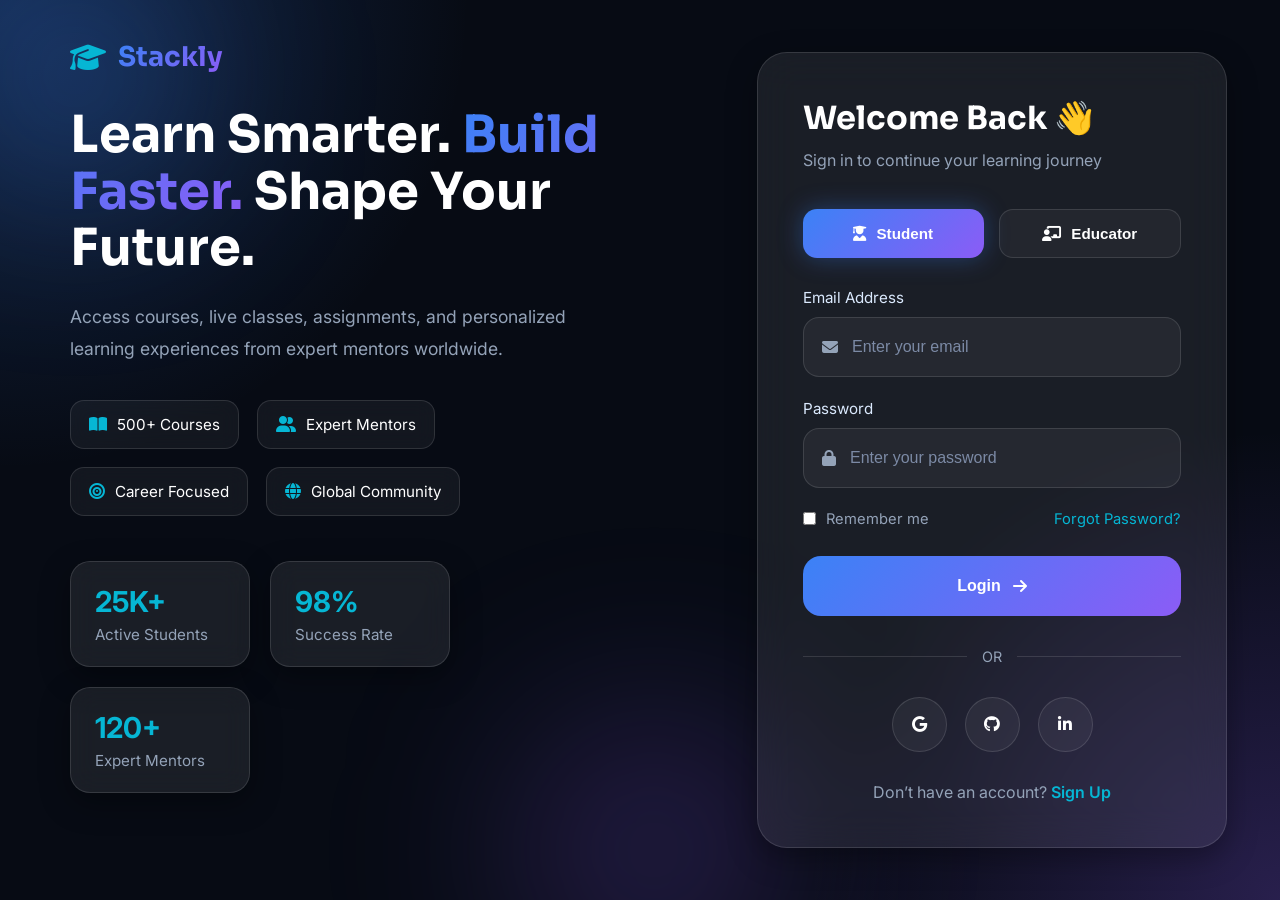
<file: index.html>
<!DOCTYPE html>
<html lang="en">
<head>
  <meta charset="UTF-8" />
  <meta name="viewport" content="width=device-width, initial-scale=1.0"/>

  <title>Stackly Education Login</title>

  <!-- Google Fonts -->
  <link rel="preconnect" href="https://fonts.googleapis.com">
  <link rel="preconnect" href="https://fonts.gstatic.com" crossorigin>

  <link href="https://fonts.googleapis.com/css2?family=Inter:wght@300;400;500;600;700&family=Sora:wght@400;600;700&display=swap" rel="stylesheet">

  <!-- CSS -->
  <link rel="stylesheet" href="style.css">

  <!-- Icons -->
  <link rel="stylesheet"
  href="https://cdnjs.cloudflare.com/ajax/libs/font-awesome/6.5.2/css/all.min.css"/>
</head>

<body>

  <!-- ================= MAIN CONTAINER ================= -->
  <section class="auth-container">
    
    <!-- Logo -->
    <a href="index.html" class="logo">

    <i class="fa-solid fa-graduation-cap"></i>
    <span>Stackly</span>

    </a>
    <!-- ================= LEFT CONTENT ================= -->
    <div class="left-section">

      <!-- Hero Content -->
      <div class="hero-content">

        <h1>
          Learn Smarter.
          <span>Build Faster.</span>
          Shape Your Future.
        </h1>

        <p>
          Access courses, live classes, assignments,
          and personalized learning experiences
          from expert mentors worldwide.
        </p>

        <!-- Features -->
        <div class="feature-list">

          <div class="feature-pill">
            <i class="fa-solid fa-book-open"></i>
            <span>500+ Courses</span>
          </div>

          <div class="feature-pill">
            <i class="fa-solid fa-user-group"></i>
            <span>Expert Mentors</span>
          </div>

          <div class="feature-pill">
            <i class="fa-solid fa-bullseye"></i>
            <span>Career Focused</span>
          </div>

          <div class="feature-pill">
            <i class="fa-solid fa-globe"></i>
            <span>Global Community</span>
          </div>

        </div>

      </div>

      <!-- Floating Stats -->
      <div class="floating-cards">

        <div class="stats-card card-one">
          <h3>25K+</h3>
          <p>Active Students</p>
        </div>

        <div class="stats-card card-two">
          <h3>98%</h3>
          <p>Success Rate</p>
        </div>

        <div class="stats-card card-three">
          <h3>120+</h3>
          <p>Expert Mentors</p>
        </div>

      </div>

      <!-- Background Blur Effects -->
      <div class="blur blur-one"></div>
      <div class="blur blur-two"></div>

    </div>

    <!-- ================= RIGHT FORM SECTION ================= -->
    <div class="right-section">

      <!-- Auth Card -->
      <div class="auth-card">

        <!-- Form Header -->
        <div class="form-header">

          <h2>Welcome Back 👋</h2>

          <p>
            Sign in to continue your learning journey
          </p>

        </div>

        <!-- Role Selector -->
        <div class="role-selector">

            <button
                type="button"
                class="role-btn active"
                data-role="student"
            >
                <i class="fa-solid fa-user-graduate"></i>
                Student
            </button>

            <button
                type="button"
                class="role-btn"
                data-role="educator"
            >
                <i class="fa-solid fa-chalkboard-user"></i>
                Educator
            </button>

        </div>

        <!-- Login Form -->
        <form class="auth-form">

          <!-- Email -->
          <div class="input-group">

            <label>Email Address</label>

            <div class="input-field">
              <i class="fa-solid fa-envelope"></i>

              <input
                type="email"
                id="email"
                placeholder="Enter your email"
                required
                >
            </div>

          </div>

          <!-- Password -->
          <div class="input-group">

            <label>Password</label>

            <div class="input-field">
              <i class="fa-solid fa-lock"></i>

              <input
                type="password"
                id="password"
                placeholder="Enter your password"
                required
              >
            </div>

          </div>

          <!-- Options -->
          <div class="form-options">

            <div class="remember">

              <input type="checkbox" id="remember">

              <label for="remember">
                Remember me
              </label>

            </div>

            <a href="./404page.html" class="forgot-password">
              Forgot Password?
            </a>

          </div>

          <!-- Submit Button -->
          <button type="submit" class="login-btn">
            Login
            <i class="fa-solid fa-arrow-right"></i>
          </button>

        </form>

        <!-- Divider -->
        <div class="divider">
          <span>OR</span>
        </div>

        <!-- Social Login -->
        <div class="social-login">

          <a href="./404page.html" class="social-btn">
            <i class="fa-brands fa-google"></i>
          </a>

          <a href="./404page.html" class="social-btn">
            <i class="fa-brands fa-github"></i>
          </a>

          <a href="./404page.html" class="social-btn">
            <i class="fa-brands fa-linkedin-in"></i>
          </a>

        </div>

        <!-- Bottom Text -->
        <div class="bottom-text">

          <p>
            Don’t have an account?
            <a href="./signUp.html">Sign Up</a>
          </p>

        </div>

      </div>

    </div>
    

  </section>
<script>

/* =========================
   ROLE SELECTOR
========================= */

const roleButtons =
document.querySelectorAll(".role-btn");

/* DEFAULT ROLE */
let selectedRole = "student";

roleButtons.forEach((button) => {

  button.onclick = function(){

    roleButtons.forEach((btn) => {
      btn.classList.remove("active");
    });

    this.classList.add("active");

    selectedRole =
    this.dataset.role;

    console.log("Selected Role:", selectedRole);

  };

});

/* =========================
   LOGIN FORM
========================= */

const form =
document.querySelector(".auth-form");

form.onsubmit = function(e){

  e.preventDefault();

  const username =
  document.getElementById("email").value;

  localStorage.setItem(
    "username",
    username
  );

  localStorage.setItem(
    "role",
    selectedRole
  );

  console.log(selectedRole);

  /* REDIRECT */
  if(selectedRole === "educator"){

    window.location.href =
    "dashboard2.html";

  }

  else{

    window.location.href =
    "dashboard1.html";

  }

};

</script>
</body>
</html>
</file>
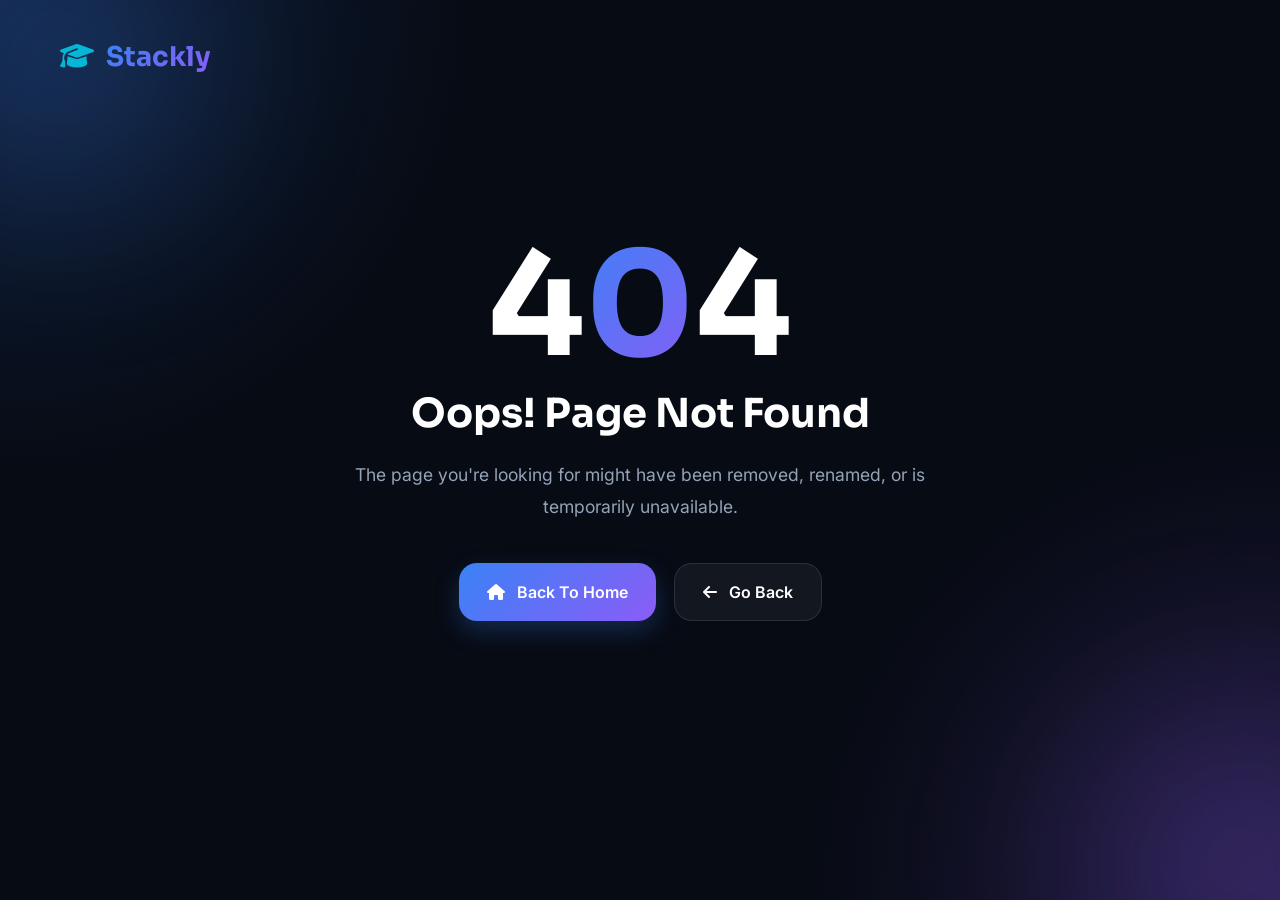
<file: 404page.html>
<!DOCTYPE html>
<html lang="en">
<head>

  <meta charset="UTF-8">
  <meta name="viewport" content="width=device-width, initial-scale=1.0">

  <title>404 - Stackly</title>

  <!-- Google Fonts -->
  <link rel="preconnect" href="https://fonts.googleapis.com">
  <link rel="preconnect" href="https://fonts.gstatic.com" crossorigin>

  <link href="https://fonts.googleapis.com/css2?family=Inter:wght@300;400;500;600;700&family=Sora:wght@400;600;700&display=swap" rel="stylesheet">

  <!-- Font Awesome -->
  <link rel="stylesheet"
  href="https://cdnjs.cloudflare.com/ajax/libs/font-awesome/6.5.2/css/all.min.css"/>

  <link rel="stylesheet" href="404.css">

</head>
<body>

  <!-- =========================
       MAIN CONTAINER
  ========================== -->
  <section class="error-container">

    <!-- BLUR EFFECTS -->
    <div class="blur blur-one"></div>
    <div class="blur blur-two"></div>

    <!-- =========================
         LOGO
    ========================== -->
    <a href="index.html" class="logo">

        <i class="fa-solid fa-graduation-cap"></i>
        <span>Stackly</span>

        </a>

    <!-- =========================
         ERROR CONTENT
    ========================== -->
    <div class="error-content">

      <!-- ERROR NUMBER -->
      <h1>4<span>0</span>4</h1>

      <!-- TITLE -->
      <h2>Oops! Page Not Found</h2>
        <!-- DESCRIPTION -->
      <p>
        The page you're looking for might have been removed,
        renamed, or is temporarily unavailable.
      </p>

      <!-- ACTION BUTTONS -->
      <div class="error-actions">

        <a href="index.html" class="primary-btn">
          <i class="fa-solid fa-house"></i>
          Back To Home
        </a>

        <a href="#" class="secondary-btn" onclick="history.back()">
        <i class="fa-solid fa-arrow-left"></i>
        Go Back
        </a>

      </div>


      </div>
    </div>

  </section>

</body>
</html>
</file>
<file: style.css>
/* =========================
   RESET
========================= */
*{
  margin: 0;
  padding: 0;
  box-sizing: border-box;
}

html{
  scroll-behavior: smooth;
}

body{
  font-family: "Inter", sans-serif;
  background: #070b14;
  color: white;
  overflow-x: hidden;
}

/* =========================
   ROOT VARIABLES
========================= */
:root{

  --primary: #3b82f6;
  --secondary: #8b5cf6;
  --accent: #06b6d4;

  --bg-dark: #070b14;
  --bg-light: #0f172a;

  --text-light: #ffffff;
  --text-gray: #94a3b8;

  --glass: rgba(255,255,255,0.08);
  --border: rgba(255,255,255,0.12);

  --shadow:
    0 10px 30px rgba(0,0,0,0.35);

  --gradient:
    linear-gradient(
      135deg,
      #3b82f6,
      #8b5cf6
    );
}

/* =========================
   MAIN CONTAINER
========================= */
.auth-container{
  min-height: 100vh;
  display: flex;

  background:
    radial-gradient(circle at top left,
    rgba(59,130,246,0.25),
    transparent 30%),

    radial-gradient(circle at bottom right,
    rgba(139,92,246,0.25),
    transparent 30%),

    var(--bg-dark);

  position: relative;
  overflow: hidden;
}

/* =========================
   LEFT SECTION
========================= */
.left-section{
  width: 55%;

  padding: 50px 90px 50px 70px;

  display: flex;
  flex-direction: column;
  justify-content: center;
  gap:35px;

  position: relative;
}

/* =========================
   LOGO
========================= */
.logo{
  position: absolute;

  top: 40px;
  left: 70px;

  display: flex;
  align-items: center;
  gap: 12px;

  font-size: 1.9rem;
  font-weight: 700;

  font-family: "Sora", sans-serif;

  z-index: 10;

  cursor: pointer;

  transition:
    transform 0.4s ease,
    filter 0.4s ease;
}

/* =========================
   LOGO TEXT
========================= */
.logo span{
  background: var(--gradient);

  -webkit-background-clip: text;
  -webkit-text-fill-color: transparent;

  transition: 0.4s ease;
}

/* =========================
   LOGO ICON
========================= */
.logo i{
  color: var(--accent);
  font-size: 1.8rem;

  transition:
    transform 0.4s ease,
    color 0.4s ease;
}

/* =========================
   LOGO HOVER
========================= */
.logo:hover{

  transform: translateY(-4px);

  filter:
    drop-shadow(
      0 0 18px rgba(59,130,246,0.35)
    );
}

.logo:hover i{

  transform: rotate(-12deg) scale(1.1);

  color: #3b82f6;
}

.logo:hover span{

  filter:
    brightness(1.15);
}

/* =========================
   HERO CONTENT
========================= */
.hero-content{
  max-width: 560px;
  position: relative;
  z-index: 5;
}

.hero-content h1{
  font-size: 3.2rem;
  line-height: 1.1;
  font-weight: 700;

  margin-bottom: 25px;

  font-family: "Sora", sans-serif;
}

.hero-content h1 span{
  background: var(--gradient);

  -webkit-background-clip: text;
  -webkit-text-fill-color: transparent;
}

.hero-content p{
  color: var(--text-gray);

  font-size: 1.1rem;
  line-height: 1.8;

  margin-bottom: 35px;
}

/* =========================
   FEATURES
========================= */
.feature-list{
  display: flex;
  flex-wrap: wrap;
  gap: 18px;
}

.feature-pill{
  padding: 14px 18px;

  background: rgba(255,255,255,0.05);

  border: 1px solid var(--border);

  border-radius: 14px;

  display: flex;
  align-items: center;
  gap: 10px;

  backdrop-filter: blur(10px);

  transition: 0.4s ease;
}

.feature-pill:hover{
  transform: translateY(-5px);

  border-color: var(--accent);
}
.feature-pill i{
  color: var(--accent);
}

.feature-pill span{
  color: white;
  font-size: 0.95rem;
}

/* =========================
   FLOATING CARDS AREA
========================= */
.floating-cards{

  display: flex;

  flex-wrap: wrap;

  gap: 20px;

  margin-top: 10px;

  width: 100%;

  position: relative;
  align-items: stretch;

  z-index: 2;
}

/* =========================
   STATS CARD
========================= */
.stats-card{

  width: 180px;

  background: rgba(255,255,255,0.08);

  border: 1px solid rgba(255,255,255,0.12);

  backdrop-filter: blur(14px);

  border-radius: 20px;

  padding: 22px 24px;

  box-shadow: var(--shadow);

  transition:
    transform 0.4s ease,
    background 0.4s ease,
    border-color 0.4s ease,
    box-shadow 0.4s ease;
}

/* =========================
   CARD HOVER
========================= */
.stats-card:hover{

  background:
    linear-gradient(
      135deg,
      rgb(26, 121, 195),
      rgba(59,130,246,0.18)
    );

  border-color:
    rgba(59,130,246,0.45);

  transform:
    translateY(-8px) scale(1.03);

  box-shadow:
    0 15px 40px rgba(59,130,246,0.35);

  z-index: 10;
}

.stats-card h3{
  font-size: 1.8rem;
  color: var(--accent);
  margin-bottom: 6px;
}

.stats-card p{
  color: var(--text-gray);
  font-size: 0.95rem;
}


/* =========================
   BLUR EFFECTS
========================= */
.blur{
  position: absolute;
  border-radius: 50%;
  filter: blur(90px);
  z-index: 0;
}

.blur-one{
  width: 250px;
  height: 250px;

  background: rgba(59,130,246,0.25);

  top: -50px;
  left: -50px;
}

.blur-two{
  width: 300px;
  height: 300px;

  background: rgba(139,92,246,0.20);

  bottom: -100px;
  right: -100px;
}

/* =========================
   RIGHT SECTION
========================= */
.right-section{
  width: 45%;

  display: flex;
  align-items: center;
  justify-content: center;

  padding: 40px;

  position: relative;
  z-index: 2;
}

/* =========================
   AUTH CARD
========================= */
.auth-card{
  width: 100%;
  max-width: 470px;

  background: rgba(255,255,255,0.08);

  border: 1px solid rgba(255,255,255,0.12);

  backdrop-filter: blur(20px);

  border-radius: 30px;

  padding: 45px;

  box-shadow: var(--shadow);

  position: relative;
  z-index: 2;
}

/* =========================
   FORM HEADER
========================= */
.form-header{
  margin-bottom: 35px;
}

.form-header h2{
  font-size: 2rem;
  margin-bottom: 10px;

  font-family: "Sora", sans-serif;
}

.form-header p{
  color: var(--text-gray);
  line-height: 1.6;
}

/* =========================
   ROLE SELECTOR
========================= */
.role-selector{
  display: flex;
  gap: 15px;

  margin-bottom: 30px;
}

.role-btn{
  flex: 1;

  padding: 15px;

  border: 1px solid rgba(255,255,255,0.12);

  background: rgba(255,255,255,0.04);

  color: white;

  border-radius: 14px;

  user-select: none;

  display: flex;
  align-items: center;
  justify-content: center;
  gap: 10px;

  cursor: pointer;

  transition: 0.4s ease;

  font-size: 0.95rem;
  font-weight: 600;
}

.role-btn:hover{
  transform: translateY(-3px);
}

.role-btn.active{
  background: var(--gradient);
  border: none;

  box-shadow:
    0 0 25px rgba(59,130,246,0.35);
}

/* =========================
   INPUT GROUP
========================= */
.input-group{
  margin-bottom: 22px;
}

.input-group label{
  display: block;

  margin-bottom: 10px;

  font-size: 0.95rem;

  color: #dbeafe;
}

.input-field{
  height: 60px;

  background: rgba(255,255,255,0.05);

  border: 1px solid rgba(255,255,255,0.12);

  border-radius: 16px;

  display: flex;
  align-items: center;

  padding: 0 18px;

  transition: 0.3s ease;
}

.input-field:focus-within{
  border-color: var(--primary);

  box-shadow:
    0 0 20px rgba(59,130,246,0.25);
}

.input-field i{
  color: var(--text-gray);
  margin-right: 14px;
}

.input-field input{
  width: 100%;
  height: 100%;

  border: none;
  outline: none;

  background: transparent;

  color: white;

  font-size: 1rem;
}

.input-field input::placeholder{
  color: #7c8aa5;
}

/* =========================
   FORM OPTIONS
========================= */
.form-options{
  display: flex;
  align-items: center;
  justify-content: space-between;

  margin-bottom: 28px;
}

.remember{
  display: flex;
  align-items: center;
  gap: 10px;
}

.remember label{
  color: var(--text-gray);
  font-size: 0.92rem;
}

.forgot-password{
  color: var(--accent);

  text-decoration: none;

  font-size: 0.92rem;
}

.forgot-password:hover{
  text-decoration: underline;
}

/* =========================
   LOGIN BUTTON
========================= */
.login-btn{
  width: 100%;
  height: 60px;

  border: none;
  outline: none;

  border-radius: 18px;

  background: var(--gradient);

  color: white;

  font-size: 1rem;
  font-weight: 600;

  cursor: pointer;

  display: flex;
  align-items: center;
  justify-content: center;
  gap: 12px;

  transition: 0.4s ease;
}

.login-btn:hover{
  transform: translateY(-4px);

  box-shadow:
    0 15px 30px rgba(59,130,246,0.35);
}

/* =========================
   DIVIDER
========================= */
.divider{
  margin: 32px 0;

  display: flex;
  align-items: center;
  gap: 15px;
}

.divider::before,
.divider::after{
  content: "";
  flex: 1;
  height: 1px;

  background: rgba(255,255,255,0.12);
}

.divider span{
  color: var(--text-gray);
  font-size: 0.9rem;
}

/* =========================
   SOCIAL LOGIN
========================= */
.social-login{
  display: flex;
  justify-content: center;
  gap: 18px;
}

.social-btn{
  width: 55px;
  height: 55px;

  border-radius: 50%;

  border: 1px solid rgba(255,255,255,0.12);

  background: rgba(255,255,255,0.05);

  color: white;

  display: flex;
  align-items: center;
  justify-content: center;

  text-decoration: none;

  cursor: pointer;

  transition: 0.4s ease;

  font-size: 1rem;
}

.social-btn:hover{
  transform: translateY(-5px);

  background: var(--primary);
}

/* =========================
   BOTTOM TEXT
========================= */
.bottom-text{
  margin-top: 30px;
  text-align: center;
}

.bottom-text p{
  color: var(--text-gray);
}

.bottom-text a{
  color: var(--accent);

  text-decoration: none;

  font-weight: 600;
}

.bottom-text a:hover{
  color: #3b82f6;

  text-shadow:
    0 0 12px rgba(59,130,246,0.5);
}

/* =========================
   FLOAT ANIMATION
========================= */
@keyframes float{

  0%{
    transform: translateY(0px);
  }

  50%{
    transform: translateY(-12px);
  }

  100%{
    transform: translateY(0px);
  }
}

/* =========================
   RESPONSIVE
========================= */
@media(max-width: 1100px){

  .hero-content h1{
    font-size: 3.3rem;
  }

  .left-section{
    padding: 50px;
  }

  .logo{
    left: 50px;
  }

}

/* =========================
   MOBILE VIEW
========================= */
@media(max-width: 900px){

  .auth-container{
    flex-direction: column;
  }

  .right-section{
    width: 100%;
    order: 2;

    padding:
      40px 20px 40px;
  }

  .left-section{
    width: 100%;
    order: 3;

    padding:
      30px 20px 60px;
  }


    .logo{
    position: relative;

    top: 0;
    left: 0;

    width: 100%;

    display: flex;
    justify-content: center;
    align-items: center;

    margin-bottom: 25px;

    z-index: 20;
    }

  .hero-content{
    margin-top: 10px;
    max-width: 100%;
  }

  .hero-content h1{
    font-size: 2.4rem;
    margin-bottom: 18px;
  }

  .hero-content p{
    font-size: 1rem;
    margin-bottom: 25px;
  }

  .feature-list{
    gap: 12px;
  }

  .feature-pill{
    padding: 12px 14px;
    font-size: 0.85rem;
  }

  .auth-card{
    padding: 30px 24px;
    border-radius: 24px;
  }

  .form-header h2{
    font-size: 1.7rem;
  }

  /* =========================
     MOBILE FLOATING CARDS
  ========================= */
  .floating-cards{
    position: relative;

    top: auto;
    right: auto;

    transform: none;

    width: 100%;
    height: auto;

    display: flex;
    flex-direction: column;
    gap: 18px;

    margin-top: 40px;
  }

  .stats-card{
    position: relative;

    width: 100%;

    top: auto;
    left: auto;
    right: auto;
    bottom: auto;
  }
}

/* =========================
   SMALL MOBILE
========================= */
@media(max-width: 500px){

  .hero-content h1{
    font-size: 2rem;
  }

  .form-header h2{
    font-size: 1.5rem;
  }

  .role-selector{
    flex-direction: column;
  }

  .form-options{
    flex-direction: column;
    gap: 15px;

    align-items: flex-start;
  }

  .social-login{
    gap: 12px;
  }

  .social-btn{
    width: 50px;
    height: 50px;
  }
}

.logo {
  display: flex;
  align-items: center;
  gap: 12px;

  font-size: 1.7rem;
  font-weight: 700;
  font-family: "Sora", sans-serif;

  cursor: pointer;
  transition: 0.4s ease;

  text-decoration: none; /* important */
  color: inherit;        /* keeps original color */
}

.logo span {
  background: var(--gradient);
  -webkit-background-clip: text;
  -webkit-text-fill-color: transparent;
}

.logo i {
  color: var(--accent);
  transition: 0.4s ease;
}

.logo:hover {
  transform: translateY(-4px);
}

.logo:hover i {
  transform: rotate(-12deg);
  color: #3b82f6;
}
</file>
<file: 404.css>
/* =========================
   RESET
========================= */
*{
  margin: 0;
  padding: 0;
  box-sizing: border-box;
}

body{
  font-family: "Inter", sans-serif;
  background: #070b14;
  color: white;
  overflow: hidden;
}

/* =========================
   ROOT VARIABLES
========================= */
:root{

  --primary: #3b82f6;
  --secondary: #8b5cf6;
  --accent: #06b6d4;

  --bg-dark: #070b14;

  --text-gray: #94a3b8;

  --gradient:
    linear-gradient(
      135deg,
      #3b82f6,
      #8b5cf6
    );
}

/* =========================
   MAIN CONTAINER
========================= */
.error-container{

  min-height: 100vh;

  display: flex;
  align-items: center;
  justify-content: center;

  padding: 40px;

  position: relative;
  overflow: hidden;

  background:
    radial-gradient(circle at top left,
    rgba(59,130,246,0.20),
    transparent 30%),

    radial-gradient(circle at bottom right,
    rgba(139,92,246,0.20),
    transparent 30%),

    var(--bg-dark);
}

/* =========================
   LOGO
========================= */
.logo{
  position: absolute;

  top: 40px;
  left: 60px;

  display: flex;
  align-items: center;
  gap: 12px;

  font-size: 1.8rem;
  font-weight: 700;

  font-family: "Sora", sans-serif;

  z-index: 10;
  cursor: pointer;

  transition:
    transform 0.4s ease,
    filter 0.4s ease;

  }

.logo span{
  background: var(--gradient);

  -webkit-background-clip: text;
  -webkit-text-fill-color: transparent;
}

.logo i{
  color: var(--accent);
}

.logo:hover{

  transform: translateY(-4px);

  filter:
    drop-shadow(
      0 0 18px rgba(59,130,246,0.35)
    );
}

.logo:hover i{
  transform: rotate(-10deg);
}

/* =========================
   ERROR NUMBER
========================= */
.error-content{
    display: flex;
    flex-direction: column;
    align-items: center;
    text-align: center;
}
.error-content h1{

  font-size: 9rem;
  font-weight: 700;

  font-family: "Sora", sans-serif;

  margin-bottom: 10px;

  line-height: 1;
}

.error-content h1 span{

  background: var(--gradient);

  -webkit-background-clip: text;
  -webkit-text-fill-color: transparent;

  animation: pulse 2s infinite;
}

/* =========================
   TITLE
========================= */
.error-content h2{

  font-size: 2.5rem;

  margin-bottom: 20px;

  font-family: "Sora", sans-serif;
}

/* =========================
   DESCRIPTION
========================= */
.error-content p{

  color: var(--text-gray);

  font-size: 1.1rem;

  line-height: 1.8;

  max-width: 620px;

  margin: 0 auto 40px;
}

/* =========================
   BUTTONS
========================= */
.error-actions{

  display: flex;
  justify-content: center;
  gap: 18px;

  flex-wrap: wrap;

  margin-bottom: 45px;
}

.primary-btn,
.secondary-btn{

  height: 58px;

  padding: 0 28px;

  border-radius: 18px;

  display: flex;
  align-items: center;
  justify-content: center;
  gap: 12px;

  text-decoration: none;

  font-weight: 600;

  transition: 0.4s ease;
}

.primary-btn{

  background: var(--gradient);

  color: white;

  box-shadow:
    0 10px 25px rgba(59,130,246,0.25);
}

.primary-btn:hover{

  transform: translateY(-5px);

  box-shadow:
    0 18px 40px rgba(59,130,246,0.35);
}

.secondary-btn{

  background: rgba(255,255,255,0.05);

  border: 1px solid rgba(255,255,255,0.10);

  color: white;
}

.secondary-btn:hover{

  transform: translateY(-5px);

  border-color: rgba(59,130,246,0.40);

  background: rgba(59,130,246,0.12);
}

/* =========================
   BLUR EFFECTS
========================= */
.blur{
  position: absolute;
  border-radius: 50%;
  filter: blur(90px);
  z-index: 0;
}

.blur-one{

  width: 280px;
  height: 280px;

  background: rgba(59,130,246,0.20);

  top: -80px;
  left: -80px;
}

.blur-two{

  width: 320px;
  height: 320px;

  background: rgba(139,92,246,0.20);

  bottom: -120px;
  right: -120px;
}
/* =========================
   ANIMATIONS
========================= */
@keyframes float{

  0%{
    transform: translateY(0px);
  }

  50%{
    transform: translateY(-12px);
  }

  100%{
    transform: translateY(0px);
  }
}

@keyframes pulse{

  0%{
    filter: brightness(1);
  }

  50%{
    filter: brightness(1.4);
  }
  100%{
    filter: brightness(1);
  }
}

@keyframes fadeUp{

  from{
    opacity: 0;
    transform: translateY(30px);
  }

  to{
    opacity: 1;
    transform: translateY(0);
  }
}

/* =========================
   RESPONSIVE
========================= */
@media(max-width: 768px){

  .logo{

    left: 50%;
    transform: translateX(-50%);
  }

  .error-content h1{
    font-size: 6rem;
  }

  .error-content h2{
    font-size: 2rem;
  }

  .error-content p{
    font-size: 1rem;
  }

  .feature-list{
    gap: 12px;
  }

  .feature-pill{
    width: 100%;
    justify-content: center;
  }
}

@media(max-width: 500px){

  .error-content h1{
    font-size: 4.8rem;
  }

  .error-content h2{
    font-size: 1.6rem;
  }

  .error-actions{
    flex-direction: column;
  }

  .primary-btn,
  .secondary-btn{
    width: 100%;
  }

  .error-icon{
    width: 95px;
    height: 95px;
  }
}

.logo {
  display: flex;
  align-items: center;
  gap: 12px;

  font-size: 1.7rem;
  font-weight: 700;
  font-family: "Sora", sans-serif;

  cursor: pointer;
  transition: 0.4s ease;

  text-decoration: none; /* important */
  color: inherit;        /* keeps original color */
}

.logo span {
  background: var(--gradient);
  -webkit-background-clip: text;
  -webkit-text-fill-color: transparent;
}

.logo i {
  color: var(--accent);
  transition: 0.4s ease;
}

.logo:hover {
  transform: translateY(-4px);
}

.logo:hover i {
  transform: rotate(-12deg);
  color: #3b82f6;
}
</file>
